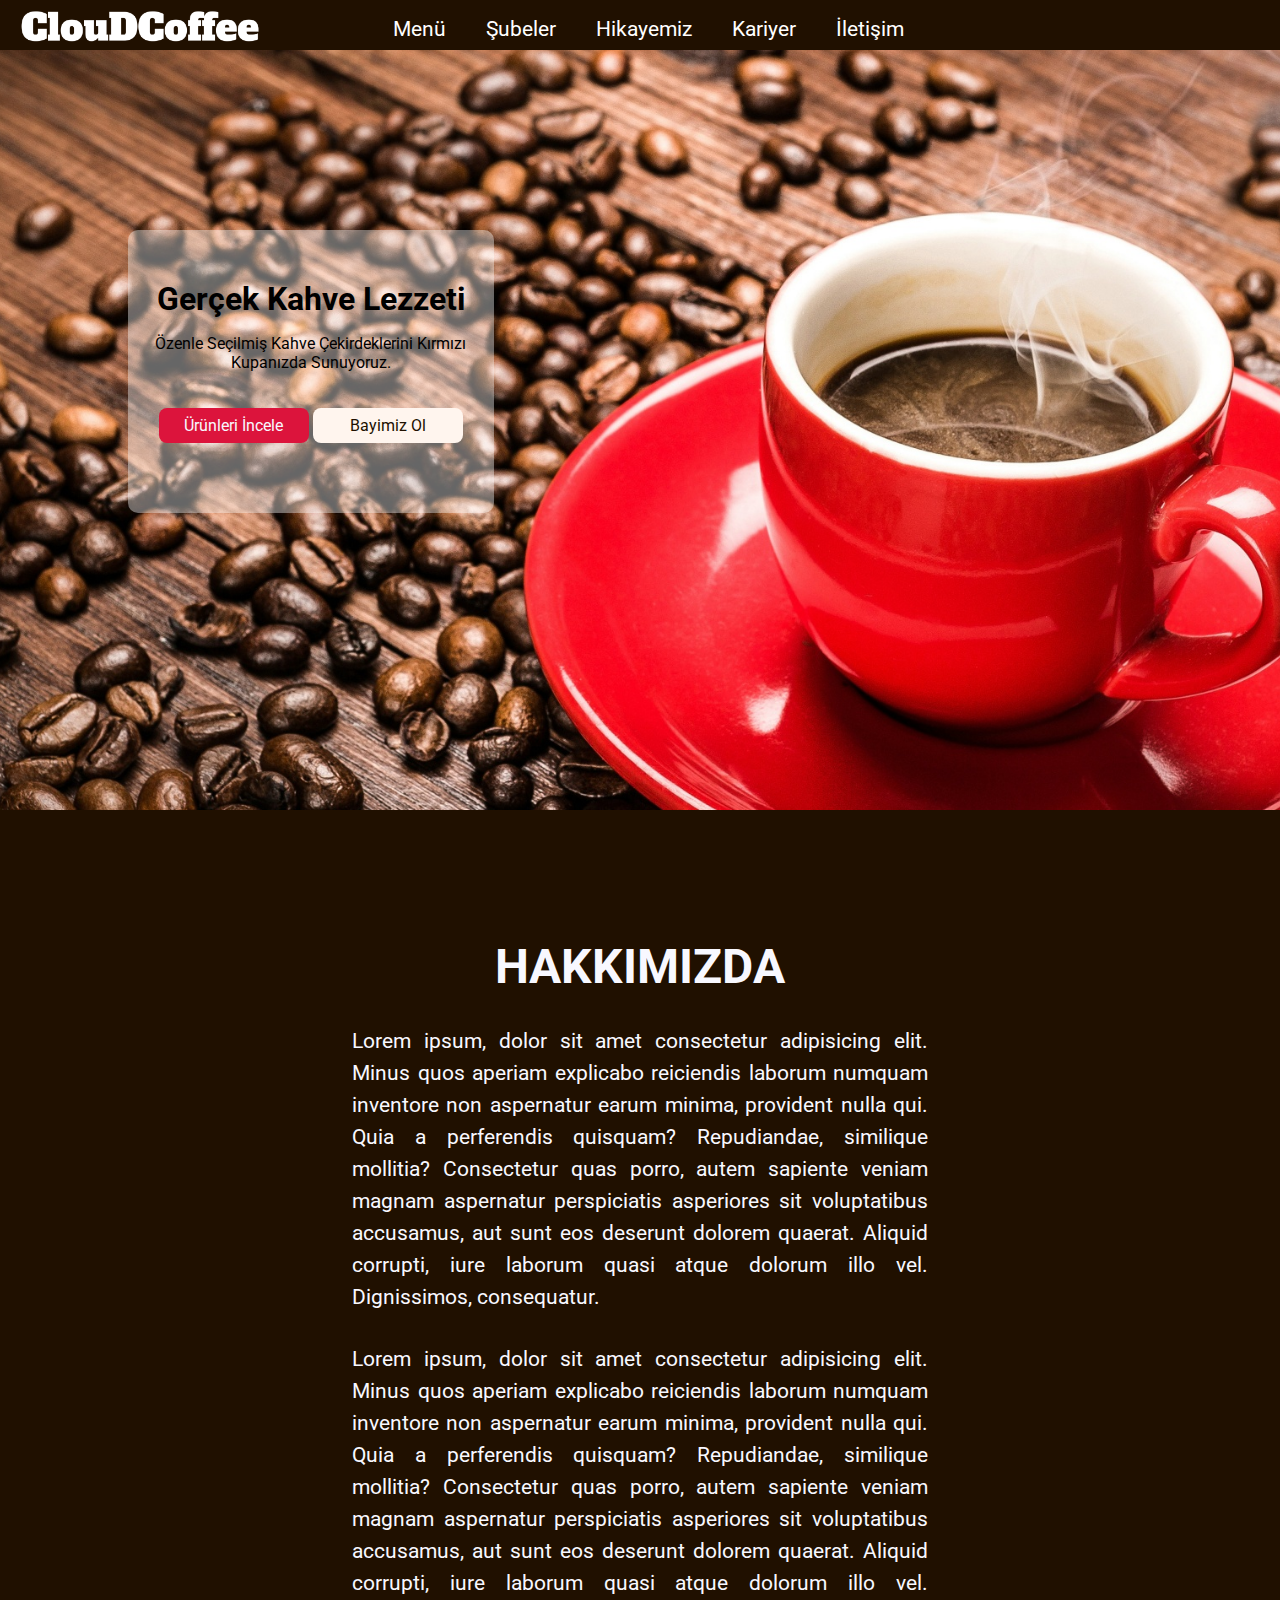
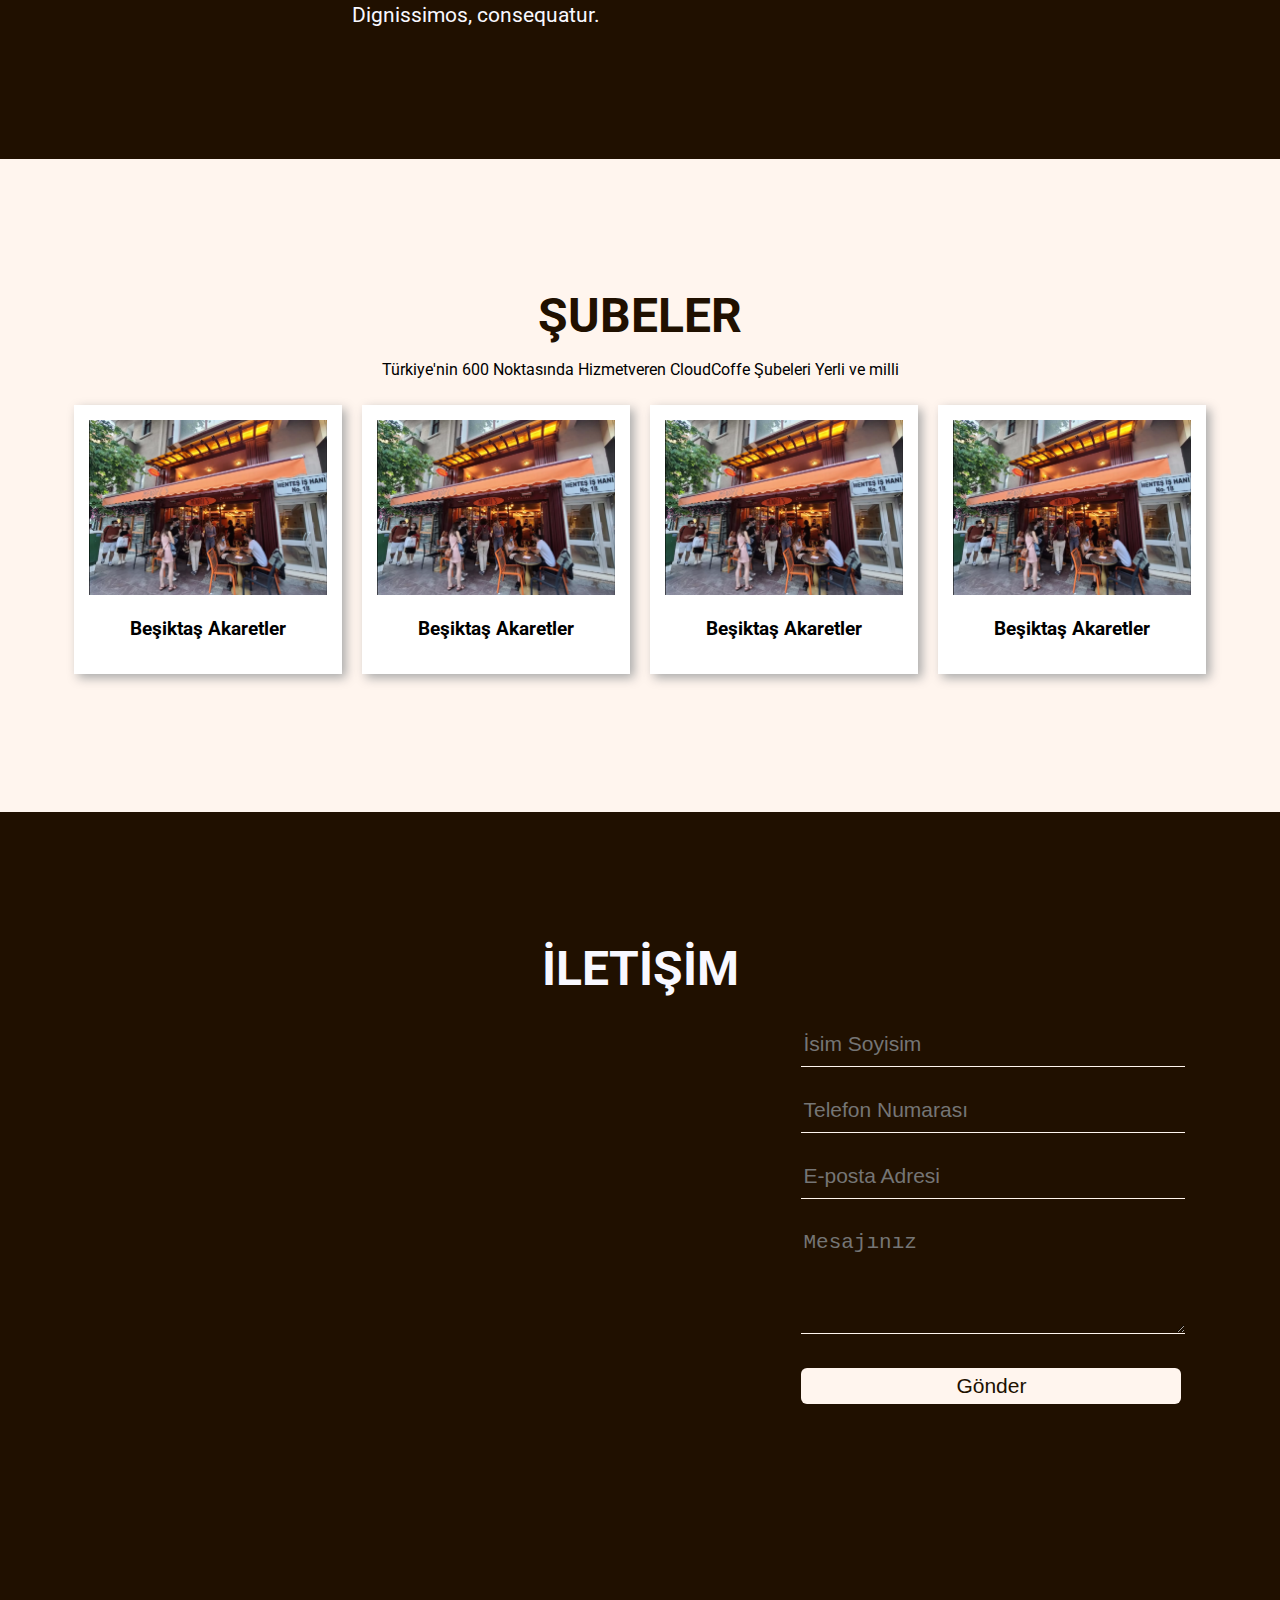
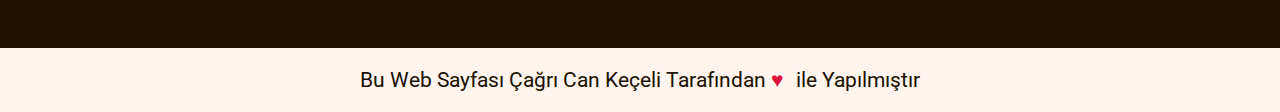
<file: index.html>
<!DOCTYPE html>
<html lang="en">
<head>
    <meta charset="UTF-8">
    <meta name="viewport" content="width=device-width, initial-scale=1.0">
    <title>CloudCoffe Size En Yakın Kafe</title>
    <link rel="stylesheet" href="style.css">
    <link rel="preconnect" href="https://fonts.googleapis.com">
    <link rel="preconnect" href="https://fonts.gstatic.com" crossorigin>
    <link href="https://fonts.googleapis.com/css2?family=Roboto:ital,wght@0,100;0,300;0,400;0,500;0,900;1,300&display=swap"
        rel="stylesheet">
        <link rel="stylesheet" href="https://cdnjs.cloudflare.com/ajax/libs/font-awesome/6.4.2/css/all.min.css" integrity="sha512-z3gLpd7yknf1YoNbCzqRKc4qyor8gaKU1qmn+CShxbuBusANI9QpRohGBreCFkKxLhei6S9CQXFEbbKuqLg0DA==" crossorigin="anonymous" referrerpolicy="no-referrer" />
</head>
<body id="main">

    <header>
        <nav>
            <div class="menu">
                <div class="logo">
                    <a href="#main">
                        <img src="white-logo.png" alt="">
                    </a>
                    
                </div>
                <div class="linkler">
                    <ul>
                        <li><a href="#">Menü</a></li>
                        <li><a href="#subeler">Şubeler</a></li>
                        <li><a href="#hakkimizda">Hikayemiz</a></li>
                        <li><a href="#">Kariyer</a></li>
                        <li><a href="#iletisim">İletişim</a></li>
                    </ul>
                </div>
                <div class="butonlar">
                    <a href="">
                        <i class="fa-brands fa-instagram"></i>
                    </a>
                    <a href="">
                        <i class="fa-brands fa-x-twitter"></i>
                    </a>

                    <a href="">
                        <i class="fa-brands fa-youtube"></i>
                    </a>
                    
                </div>
            </div>
        </nav>
    </header>
    <section>
        <div class="hero">
            <div class="herosol">
                <div class="herocard">
                    <h1 class="py-20">Gerçek Kahve Lezzeti</h1>
                    <p class="">Özenle Seçilmiş Kahve Çekirdeklerini Kırmızı Kupanızda Sunuyoruz.</p>
                    <div class="cardbuton py-20">
                        <a href="#" class="bg-kirmizi text-light yuvarla">Ürünleri İncele</a>
                        <a href="#" class="bg-light text-dark yuvarla">Bayimiz Ol</a>
                    </div>
                </div>
            </div>
            <div class="herosag">
                
            </div>
        </div>
    </section>

    <section class="hakkimizda bg-dark text-light" id="hakkimizda">
        <h2>HAKKIMIZDA</h2>
        <p>Lorem ipsum, dolor sit amet consectetur adipisicing elit. Minus quos aperiam explicabo reiciendis laborum numquam inventore non aspernatur earum minima, provident nulla qui. Quia a perferendis quisquam? Repudiandae, similique mollitia? Consectetur quas porro, autem sapiente veniam magnam aspernatur perspiciatis asperiores sit voluptatibus accusamus, aut sunt eos deserunt dolorem quaerat. Aliquid corrupti, iure laborum quasi atque dolorum illo vel. Dignissimos, consequatur.</p>

        <p>Lorem ipsum, dolor sit amet consectetur adipisicing elit. Minus quos aperiam explicabo reiciendis laborum numquam inventore non aspernatur earum minima, provident nulla qui. Quia a perferendis quisquam? Repudiandae, similique mollitia? Consectetur quas porro, autem sapiente veniam magnam aspernatur perspiciatis asperiores sit voluptatibus accusamus, aut sunt eos deserunt dolorem quaerat. Aliquid corrupti, iure laborum quasi atque dolorum illo vel. Dignissimos, consequatur.</p>

    </section>


    <section class="subeler bg-light" id="subeler">
        <h2 class="text-dark">ŞUBELER</h2>
        <p>Türkiye'nin 600 Noktasında Hizmetveren CloudCoffe Şubeleri Yerli ve milli</p>
        <div class="sube-liste">
            <div class="sube">
                <img src="img/mendel.webp" alt="">
                <h3>Beşiktaş Akaretler</h3>
            </div>
            <div class="sube">
                <img src="img/mendel.webp" alt="">
                <h3>Beşiktaş Akaretler</h3>
            </div>

            <div class="sube">
                <img src="img/mendel.webp" alt="">
                <h3>Beşiktaş Akaretler</h3>
            </div>

            <div class="sube">
                <img src="img/mendel.webp" alt="">
                <h3>Beşiktaş Akaretler</h3>
            </div>
        </div>

    </section>

    <section class="iletisim bg-dark text-light" id="iletisim">
        <h2>İLETİŞİM</h2>
        <div class="iletisimalan">
            <div class="iletisimcard1">
                <iframe src="https://www.google.com/maps/embed?pb=!1m14!1m8!1m3!1d12037.430245222928!2d28.9943526!3d41.0393092!3m2!1i1024!2i768!4f13.1!3m3!1m2!1s0x14cab776f9715eeb%3A0x2cef984e492e1bd8!2zVMO8cHJhxZ8gU3RhZHl1bXU!5e0!3m2!1str!2str!4v1699179987374!5m2!1str!2str" width="100%" height="450" style="border:0;" allowfullscreen="" loading="lazy" referrerpolicy="no-referrer-when-downgrade"></iframe>
            </div>

            <div class="iletisimcard2">
                <form action="">
                    <input type="text" placeholder="İsim Soyisim">
                    <input type="tel" placeholder="Telefon Numarası">
                    <input type="email" placeholder="E-posta Adresi">
                    <textarea name="" placeholder="Mesajınız" rows="4"></textarea>
                    <button type="submit">Gönder</button>
                </form>
            </div>
         
        </div>
    </section>

    <footer class="bg-light">
        <p class="text-dark">
            Bu Web Sayfası Çağrı Can Keçeli Tarafından    
            <span class="kalp">&hearts;</span> 
            <span class="bos"></span>
            ile Yapılmıştır	
        </p>
    </footer>
    
</body>
</html>
</file>
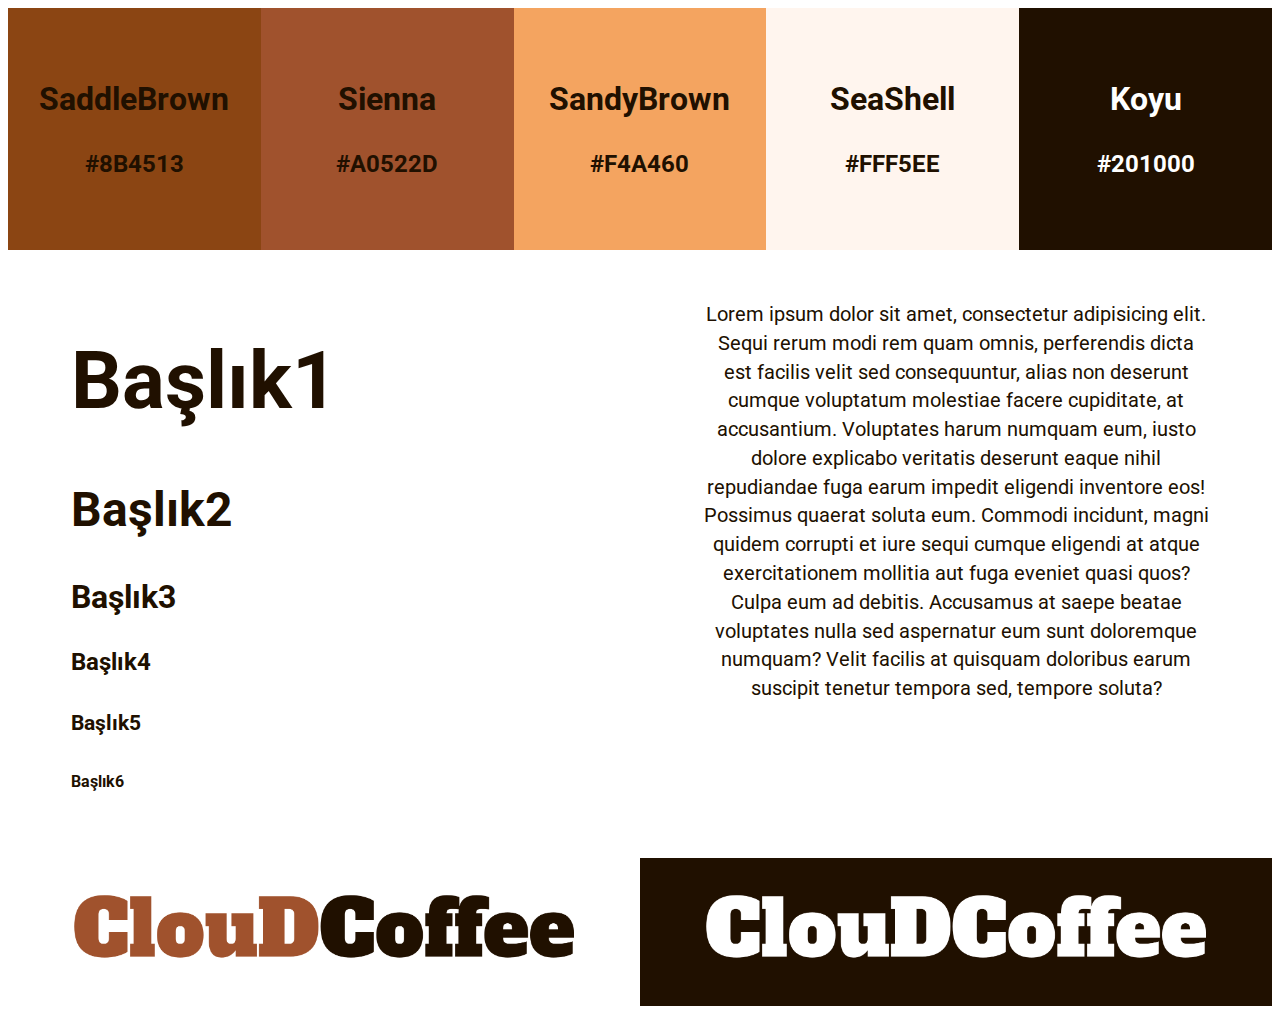
<file: kurumsal.html>
<!DOCTYPE html>
<html lang="en">

<head>
    <meta charset="UTF-8">
    <meta name="viewport" content="width=device-width, initial-scale=1.0">
    <title>Document</title>
    <link rel="preconnect" href="https://fonts.googleapis.com">
    <link rel="preconnect" href="https://fonts.gstatic.com" crossorigin>
    <link
        href="https://fonts.googleapis.com/css2?family=Roboto:ital,wght@0,100;0,300;0,400;0,500;0,900;1,300&display=swap"
        rel="stylesheet">



    <style>
        h1 {
            font-size: 5rem;
            color: #201000;

        }

        h2 {
            font-size: 3rem;
            color: #201000;
        }

        h3 {
            font-size: 2rem;
            color: #201000;

        }

        h4 {
            font-size: 1.5rem;
            color: #201000;
        }

        h5 {
            font-size: 1.3rem;
            color: #201000;
        }

        h6 {
            font-size: 1rem;
            color: #201000;
        }

        body {
            font-family: 'Roboto', sans-serif;
        }

        .satir {
            display: flex;
            flex-wrap: wrap;
        }

        .renk {
            padding: 40px 0px;
            flex: 1;
        }

        .renk1 {
            background-color: saddlebrown;
            color: White;
            text-align: center;
        }

        .renk2 {
            background-color: sienna;
            color: white;
            text-align: center;
        }

        .renk3 {
            background-color: sandybrown;
            color: black;
            text-align: center;
        }

        .renk4 {
            background-color: SeaShell;
            color: sienna;
            text-align: center;
        }

        .renk5 {
            background-color: #201000;
            color: white !important;
            text-align: center;
        }

        .renk5 h3,
        .renk5 h4 {
            color: white !important;
        }

        .yazi p {
            color: #201000;
            font-size: 20px;
            text-align: center;
            line-height: 1.8rem;
        }

        .yazi {
            flex: 1;
            padding: 30px 5%;
        }
    </style>

</head>

<body>

    <div class="satir">
        <div class="renk renk1">
            <h3>SaddleBrown</h3>
            <h4>#8B4513</h4>
        </div>
        <div class="renk renk2">
            <h3>Sienna</h3>
            <h4>#A0522D</h4>
        </div>
        <div class="renk renk3">
            <h3>SandyBrown</h3>
            <h4>#F4A460</h4>
        </div>
        <div class="renk renk4">
            <h3>SeaShell</h3>
            <h4>#FFF5EE</h4>

        </div>
        <div class="renk renk5">
            <h3>Koyu</h3>
            <h4>#201000</h4>
        </div>

    </div>

    <div class="satir">
        <div class="yazi">
            <h1>Başlık1</h1>
            <h2>Başlık2</h2>
            <h3>Başlık3</h3>
            <h4>Başlık4</h4>
            <h5>Başlık5</h5>
            <h6>Başlık6</h6>
        </div>
        <div class="yazi">
            <p>Lorem ipsum dolor sit amet, consectetur adipisicing elit. Sequi rerum modi rem quam omnis, perferendis
                dicta est facilis velit sed consequuntur, alias non deserunt cumque voluptatum molestiae facere
                cupiditate, at accusantium. Voluptates harum numquam eum, iusto dolore explicabo veritatis deserunt
                eaque nihil repudiandae fuga earum impedit eligendi inventore eos! Possimus quaerat soluta eum. Commodi
                incidunt, magni quidem corrupti et iure sequi cumque eligendi at atque exercitationem mollitia aut fuga
                eveniet quasi quos? Culpa eum ad debitis. Accusamus at saepe beatae voluptates nulla sed aspernatur eum
                sunt doloremque numquam? Velit facilis at quisquam doloribus earum suscipit tenetur tempora sed, tempore
                soluta?</p>
        </div>
    </div>

    <div class="satir">
        
        <div class="yazi">
            <img style="width:100%" src="logo.png" alt="">
        </div>

        <div class="yazi" style="background-color: #201000;">
            <img style="width:100%;" src="white-logo.png" alt="">
        </div>

    </div>



</body>

</html>
</file>
<file: style.css>
body{
    font-family: 'Roboto', sans-serif;
    margin:0;
    padding:0;
}

header{
    background-color:#201000;
}

.menu{
    display:flex;
    padding:0;
    height:50px;
    flex-wrap:wrap;
    overflow:hidden;
}
.menu .logo{
    flex:1;
}
.menu .linkler{
    flex:4;
    
}
.menu .butonlar{
    flex:1;
}
.logo img{
    width:240px;
    margin:0px;
    padding:0px;
}



.linkler ul li a{
    text-decoration:none;
    color:white;
    font-size:21px;
    display:block;
    padding:4px 20px;
}
.linkler ul{
    list-style-type:none;
    padding:0;
    margin:0;
    max-width:600px;
    margin:auto;
    
}
.linkler ul li{
    float:left;
    display:block;
    
    text-align:center;
    height:50px;
    padding-top:13px;
}
.linkler ul li:hover{
    background-color:sienna;
}
.linkler{
    overflow:hidden;
    min-width:400px;
}
.logo{
    padding:8px;
    padding-left:20px;
    
}
.butonlar a{
    text-decoration:none;
    color:white;
    font-size:28px;
    margin-right:15px;
}
.butonlar{
    padding-top:10px;
    
}

.hero{
    background-image: url('img/bg.jpeg');
    height:90vh;
    background-repeat: no-repeat;
    background-position: center;
    background-size: cover;

}

.hero h1{
    margin:0;
    padding:0;
}

.herocard{
    background-color: rgba(255, 255, 255, 0.4);
    width: 30%;
    min-width:340px;
    padding:50px 10px;
    border-radius:10px;
    text-align: center;
       
}

.herosol{
padding-left:10%;
padding-top:18%;
}

.cardbuton a{
    width:150px;
    text-decoration:none;
    display: inline-block;
    text-align: center;
    padding:8px 0px;
}

.bg-kirmizi{
    background-color: crimson;
}

.bg-light{
    background-color: seashell;
}

.bg-dark{
    background-color: #201000;
}

.text-light{
    color: ghostwhite;
}

.text-kirmizi{
    color: crimson;
}
.text-dark{
    color:#201000;
}
.yuvarla{
    border-radius:8px;
}

.py-20{
    padding:20px 0px;
}

h2{
    margin:0;
}
.hakkimizda{
    padding:10% 5%;
    text-align:center;
}
.hakkimizda p{
    font-size:21px;
    line-height: 32px;
    width:50%;
    min-width:320px;
    margin:auto;
    margin-top:30px;
    text-align: justify;

}
.subeler{
    padding:10% 5%;
    text-align:center;

}

.sube-liste{
    display:flex;
    flex-wrap: wrap;
}
.sube{
    flex:1;
    background-color:white;
    padding:15px;
    margin:10px;
    box-shadow: 4px 4px 10px darkgrey;
    min-width:150px;
    
}
.sube img{
    width:100%;
    
}

.sube:hover{
    box-shadow:8px 8px 20px darkgrey;
}

header{
    position: fixed;
    top:0;
    overflow:hidden;
    width:100%;
}

.iletisim{
    padding:10% 5%;
}

.iletisimalan{
    display:flex;
    flex-wrap: wrap;   
}
.iletisimcard1{
    flex:2;
    min-width:380px;
    padding:3%;
}
.iletisimcard2{
    flex:1;
    min-width:380px;
    padding:3%;
}

.iletisimcard2 input,.iletisimcard2 textarea{
    width:100%;
    background-color: transparent;
    border:none;
    margin-bottom:30px;
    border-bottom:1px solid seashell;
    font-size:21px;
    padding-bottom:10px;
}
.iletisimcard2 button{
    width:100%;
    background-color: seashell;
    color:#201000;
    padding:6px;
    text-align:center;
    border:none;
    border-radius:6px;
    font-size:21px;
}
footer p{
    margin:0;
    text-align:center;
    padding:20px;
    font-size:21px;
}
footer p .kalp{
    color:crimson;
    position:absolute;

}

footer p .kalp:hover{
    font-size:32px;
    position: absolute;
}
.bos{
    width:20px;
    display:inline-block;
}
.iletisim h2{
    text-align:center;
}

h2{
    font-size:48px;
}
</file>
